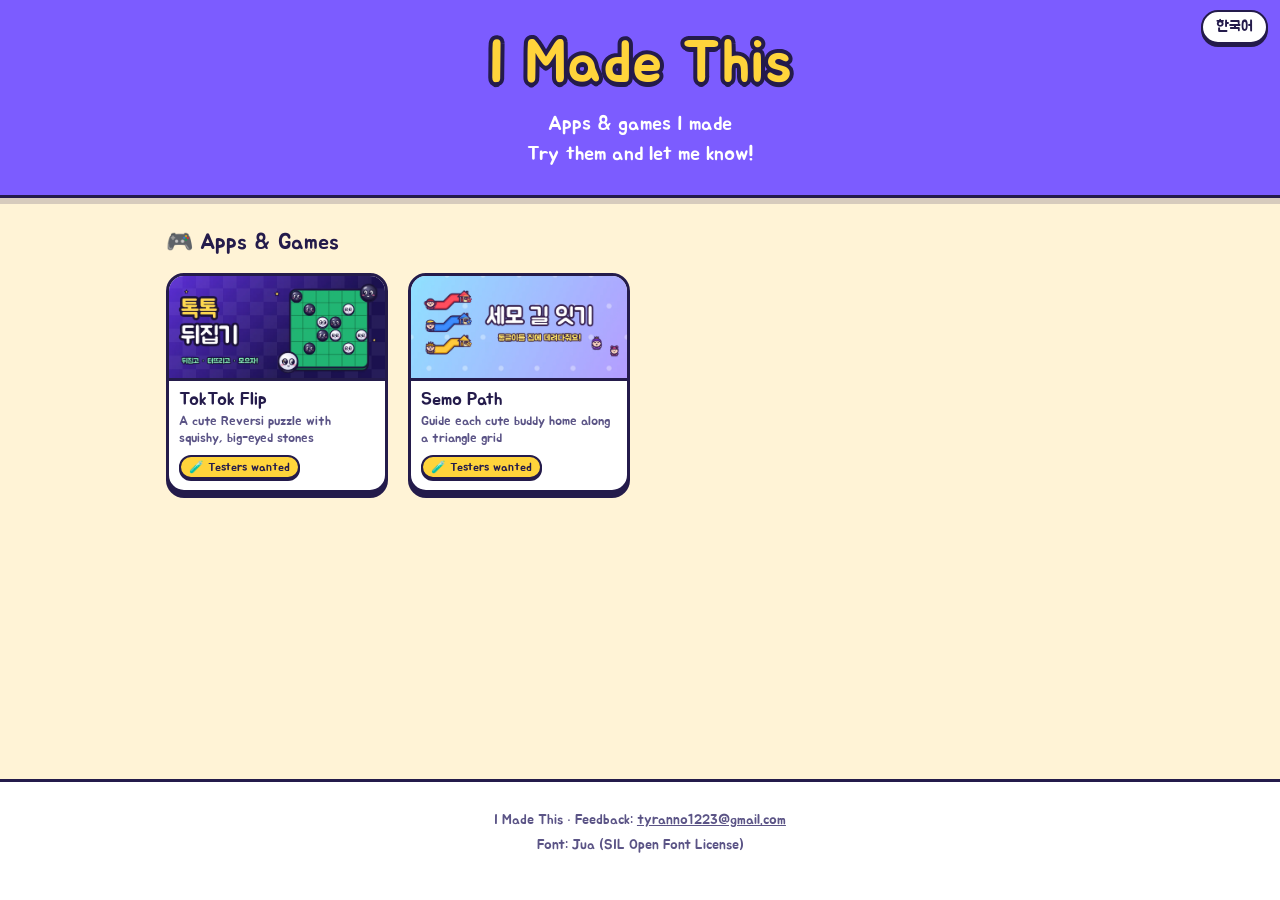
<file: index.html>
<!doctype html>
<html lang="ko">
<head>
  <meta charset="utf-8">
  <meta name="viewport" content="width=device-width, initial-scale=1">
  <title>만들어 봤어</title>
  <meta name="description" content="직접 만든 앱·게임 모음 · 먼저 해 보고 알려 주세요!">
  <meta name="theme-color" content="#7c5cff">
  <meta property="og:type" content="website">
  <meta property="og:title" content="만들어 봤어">
  <meta property="og:description" content="직접 만든 앱·게임 모음 · 먼저 해 보고 알려 주세요!">
  <meta property="og:image" content="https://tyranno.github.io/games/toktok-flip/og.jpg">
  <meta property="og:url" content="https://tyranno.github.io/">
  <link rel="icon" href="games/toktok-flip/icon.webp">
  <link rel="preload" href="fonts/Jua-ko.woff2" as="font" type="font/woff2" crossorigin>
  <link rel="stylesheet" href="css/style.css">
</head>
<body>
  <div class="kakao" id="kakao" hidden>
    <div class="wrap">
      <span id="kakao-text" data-t="kakao">💬 카톡 안에서 열렸어요. 크롬으로 열면 편해요!</span>
      <a class="btn white" id="kakao-open" href="#" data-t="kakaoBtn">크롬으로 열기</a>
    </div>
  </div>

  <header class="top">
    <button class="lang" id="lang-btn" type="button">English</button>
    <h1 class="logo" data-t="name">만들어 봤어</h1>
    <p class="sub" data-t="sub">직접 만든 앱·게임 모음<br>먼저 해 보고 알려 주세요!</p>
  </header>

  <main class="wrap">
    <h2 class="list-title" data-t="list">🎮 앱·게임 목록</h2>
    <div class="grid" id="games"></div>
  </main>

  <footer class="foot">
    <p><span data-t="name">만들어 봤어</span> · <span data-t="feedback">의견은</span> <a href="mailto:tyranno1223@gmail.com">tyranno1223@gmail.com</a></p>
    <p data-t="font">글꼴: 주아체 (SIL Open Font License)</p>
  </footer>

  <script src="js/games.js"></script>
  <script src="js/site.js"></script>
</body>
</html>
</file>
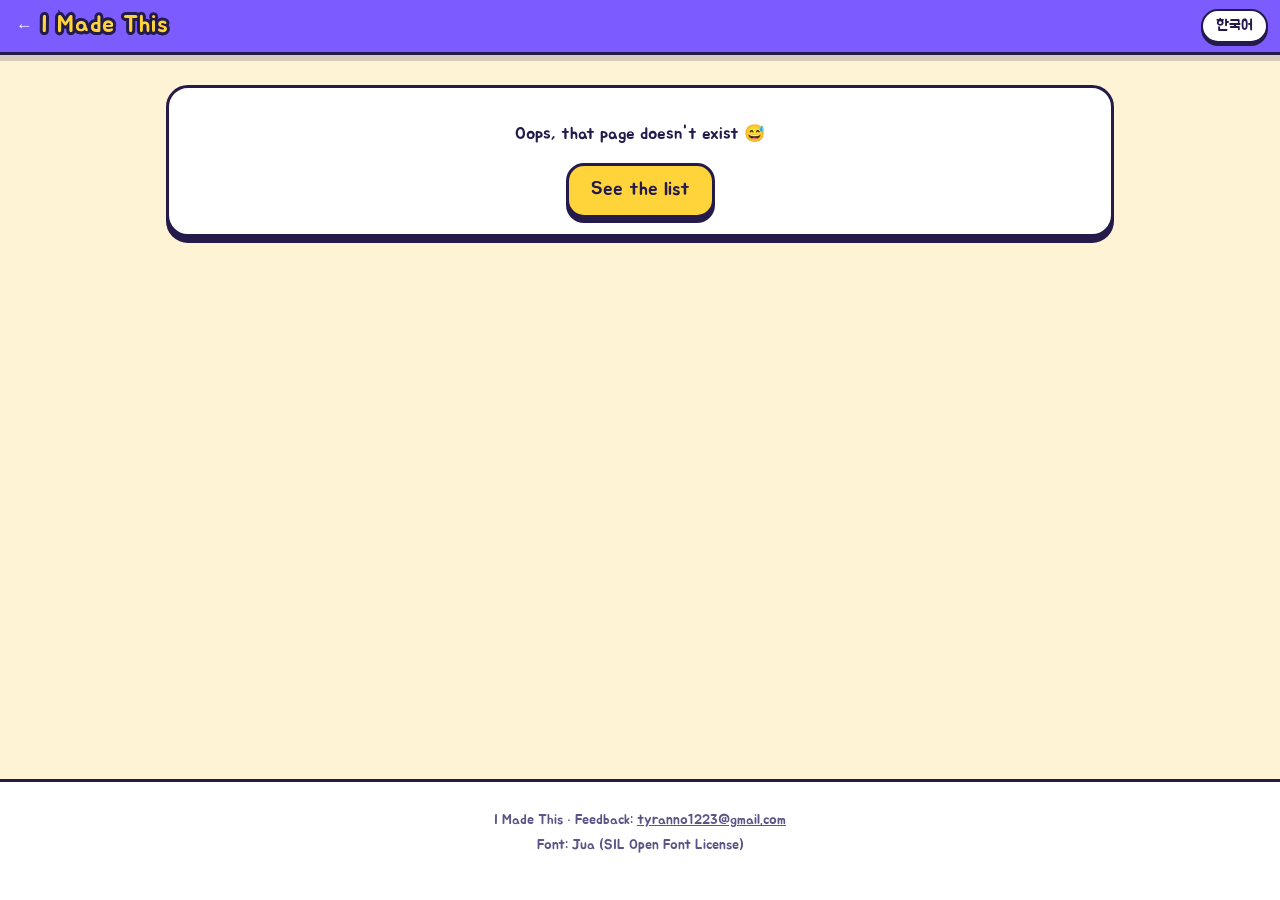
<file: game.html>
<!doctype html>
<html lang="ko">
<head>
  <meta charset="utf-8">
  <meta name="viewport" content="width=device-width, initial-scale=1">
  <title>만들어 봤어</title>
  <meta name="description" content="게임 소개 · 테스터 되는 법 · 의견 보내기">
  <meta name="theme-color" content="#7c5cff">
  <meta property="og:type" content="website">
  <meta property="og:title" content="만들어 봤어">
  <meta property="og:description" content="직접 만든 앱·게임 소개 · 설치 안내">
  <meta property="og:image" content="https://tyranno.github.io/games/toktok-flip/og.jpg">
  <link rel="icon" href="games/toktok-flip/icon.webp">
  <link rel="preload" href="fonts/Jua-ko.woff2" as="font" type="font/woff2" crossorigin>
  <link rel="stylesheet" href="css/style.css">
</head>
<body>
  <div class="kakao" id="kakao" hidden>
    <div class="wrap">
      <span id="kakao-text" data-t="kakao">💬 카톡 안에서 열렸어요. 크롬으로 열면 편해요!</span>
      <a class="btn white" id="kakao-open" href="#" data-t="kakaoBtn">크롬으로 열기</a>
    </div>
  </div>

  <header class="top small">
    <a href="./" id="home-link"><span aria-hidden="true">←</span><span class="logo" data-t="name">만들어 봤어</span></a>
    <button class="lang" id="lang-btn" type="button">English</button>
  </header>

  <main class="wrap" id="game"></main>

  <div class="viewer" id="viewer" hidden>
    <button class="btn white close" type="button">닫기 ✕</button>
    <img alt="">
  </div>

  <footer class="foot">
    <p><span id="foot-extra"></span></p>
    <p><span data-t="name">만들어 봤어</span> · <span data-t="feedback">의견은</span> <a href="mailto:tyranno1223@gmail.com">tyranno1223@gmail.com</a></p>
    <p data-t="font">글꼴: 주아체 (SIL Open Font License)</p>
  </footer>

  <script src="js/games.js"></script>
  <script src="js/guide.js"></script>
  <script src="js/site.js"></script>
</body>
</html>
</file>
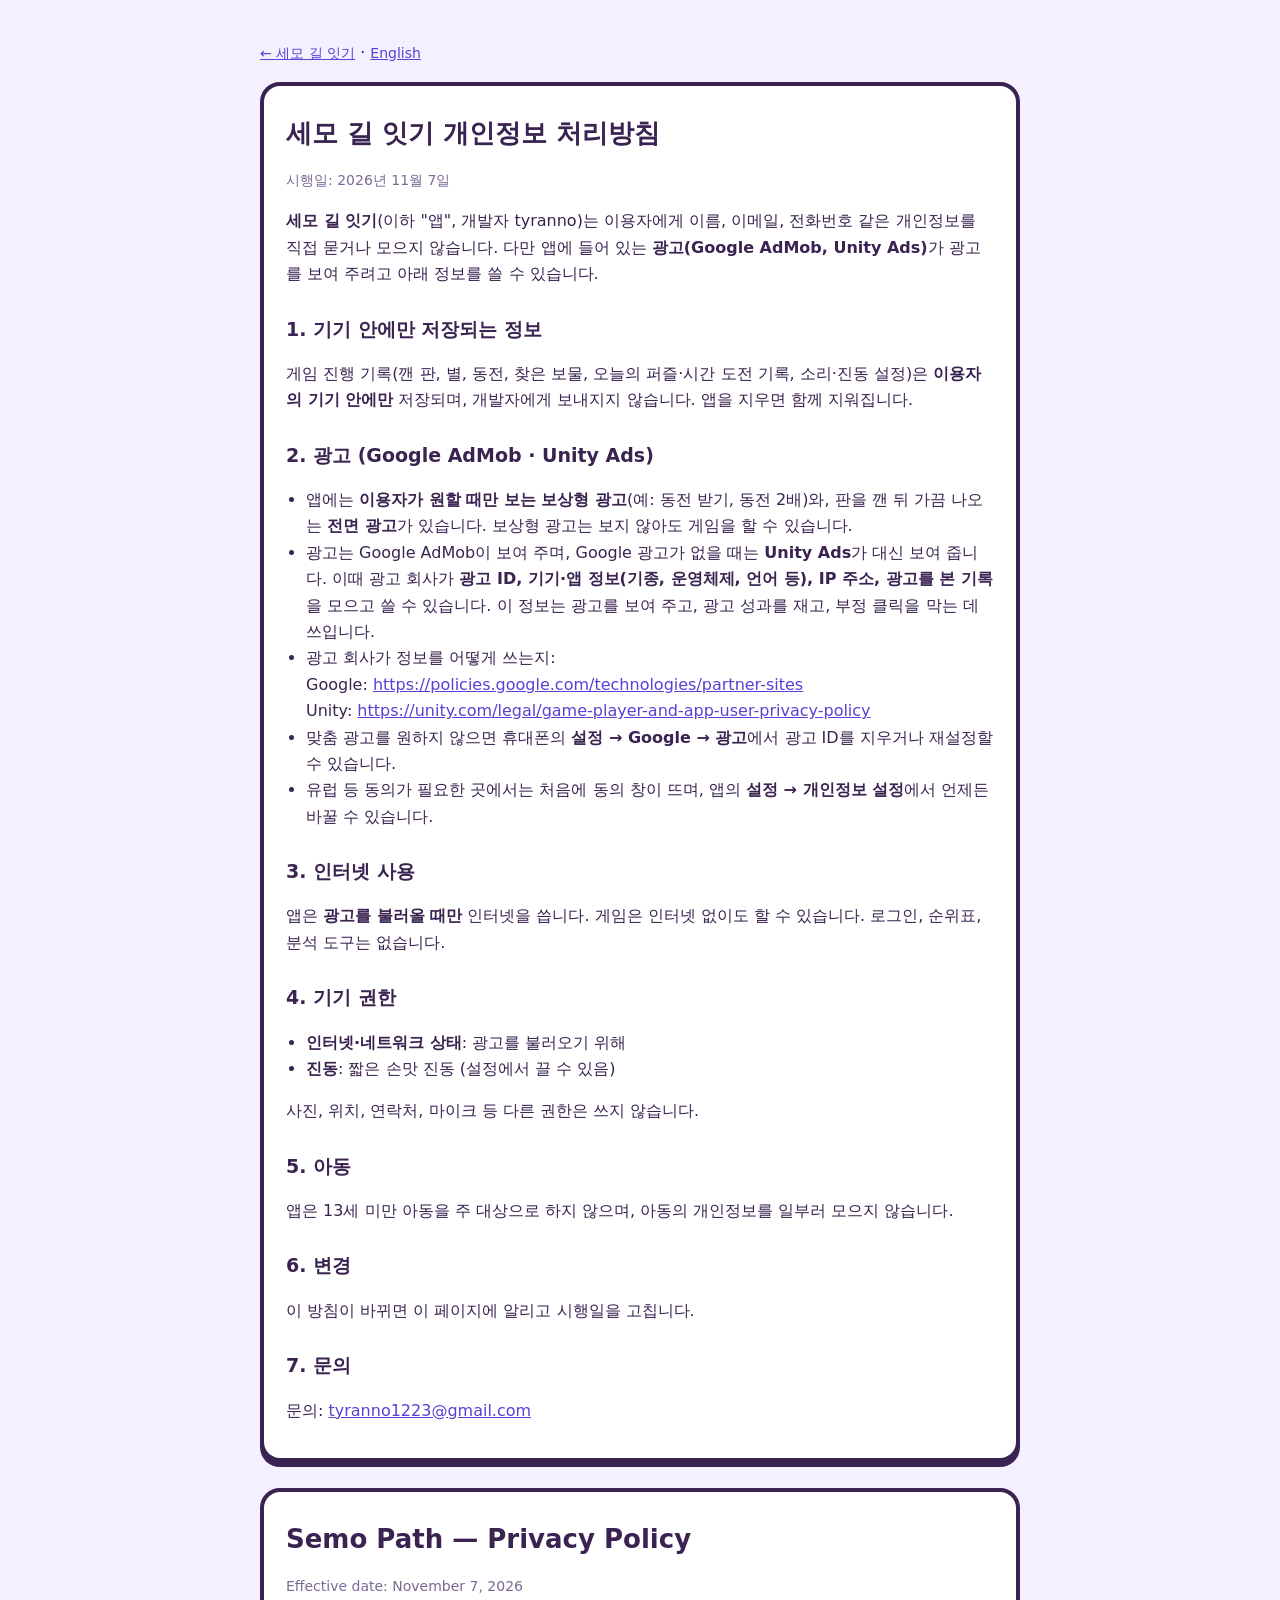
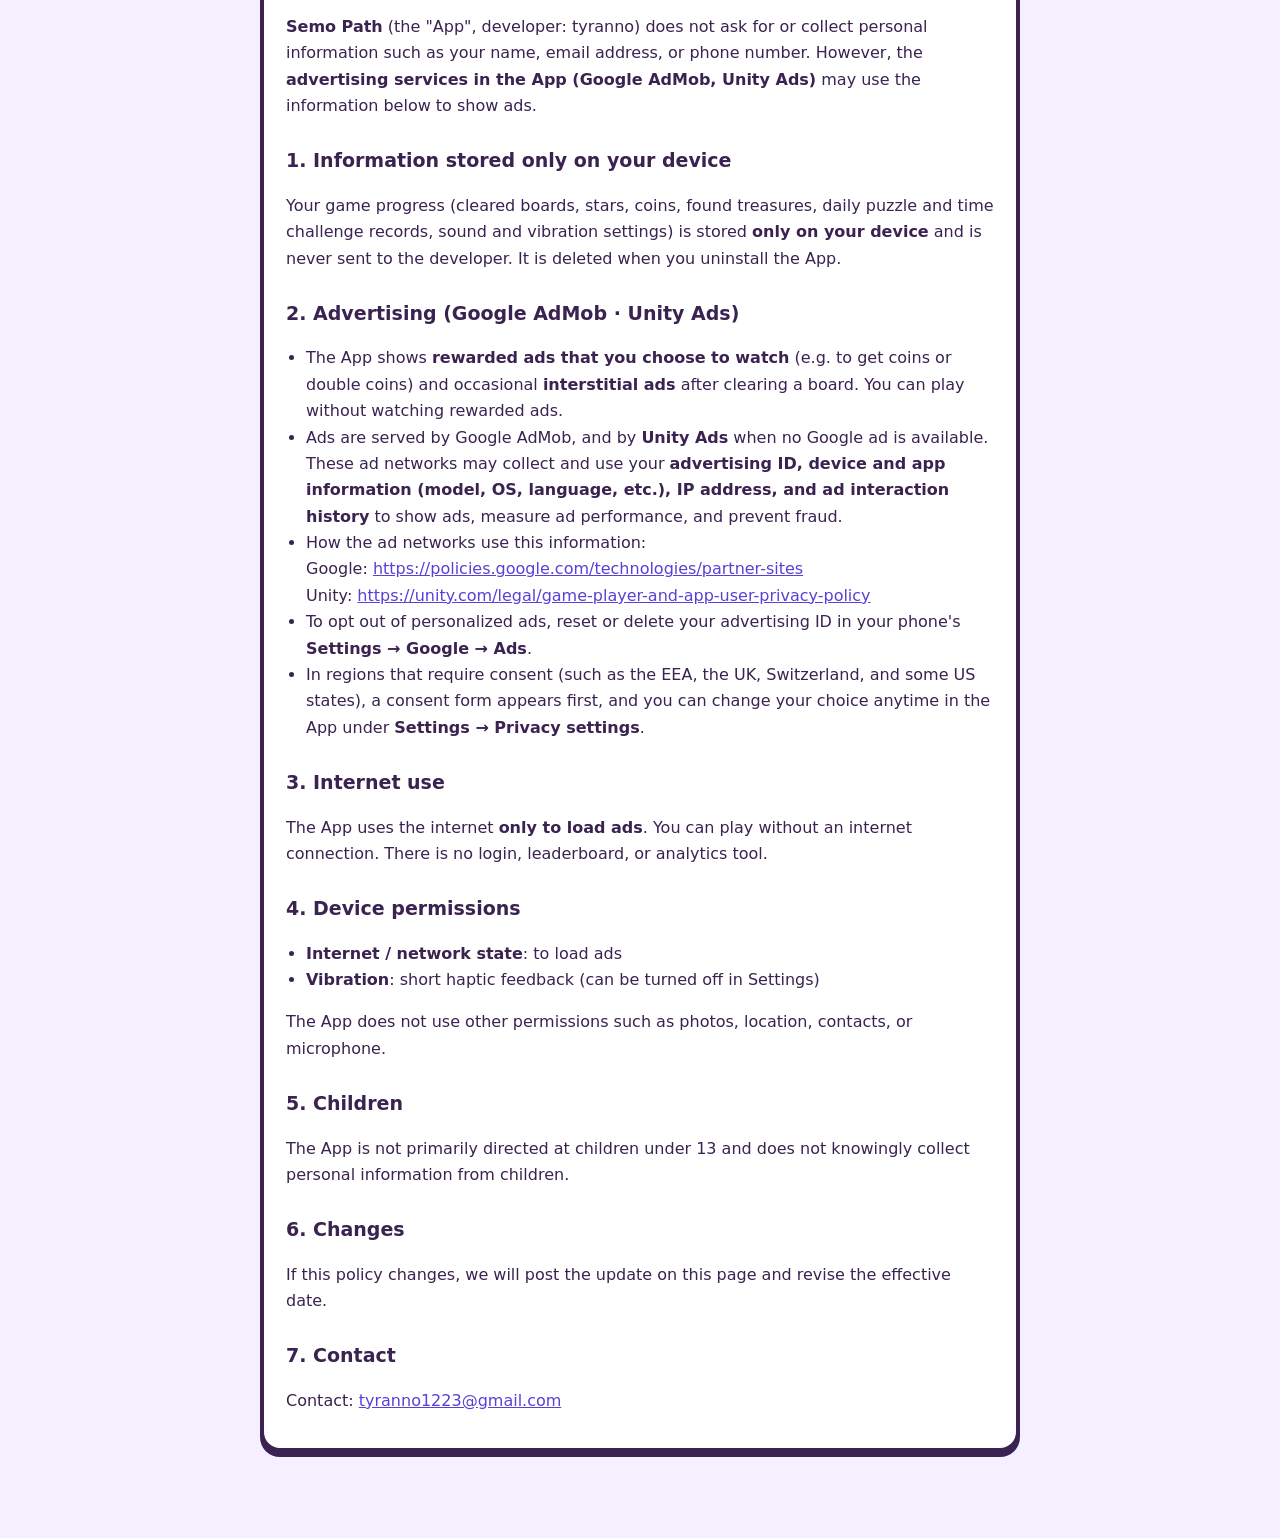
<file: games/semo-path/privacy.html>
<!doctype html>
<html lang="ko">
<head>
  <meta charset="utf-8">
  <meta name="viewport" content="width=device-width, initial-scale=1">
  <title>세모 길 잇기 개인정보 처리방침 · Semo Path Privacy Policy</title>
  <link rel="icon" href="icon.webp">
  <style>
    body { margin: 0; font-family: system-ui, -apple-system, "Apple SD Gothic Neo", "Malgun Gothic", sans-serif; color: #3a2350; background: #f4f0ff; line-height: 1.65; }
    main { max-width: 760px; margin: 0 auto; padding: 24px 18px 60px; }
    h1 { font-size: 26px; margin: 8px 0 4px; } h2 { font-size: 19px; margin: 26px 0 6px; }
    .card { background: #fff; border: 4px solid #3a2350; border-radius: 20px; box-shadow: 0 5px 0 #3a2350; padding: 18px 22px; margin-bottom: 26px; }
    .date { color: #7a6a95; font-size: 14px; } a { color: #5b3fd6; } ul { padding-left: 20px; }
    .top a { font-size: 14px; }
  </style>
</head>
<body>
<main>
  <p class="top"><a href="../../game.html?id=semo-path">← 세모 길 잇기</a> · <a href="#en">English</a></p>

  <div class="card">
    <h1>세모 길 잇기 개인정보 처리방침</h1>
    <p class="date">시행일: 2026년 11월 7일</p>
    <p><b>세모 길 잇기</b>(이하 "앱", 개발자 tyranno)는 이용자에게 이름, 이메일, 전화번호 같은 개인정보를 직접 묻거나 모으지 않습니다. 다만 앱에 들어 있는 <b>광고(Google AdMob, Unity Ads)</b>가 광고를 보여 주려고 아래 정보를 쓸 수 있습니다.</p>

    <h2>1. 기기 안에만 저장되는 정보</h2>
    <p>게임 진행 기록(깬 판, 별, 동전, 찾은 보물, 오늘의 퍼즐·시간 도전 기록, 소리·진동 설정)은 <b>이용자의 기기 안에만</b> 저장되며, 개발자에게 보내지지 않습니다. 앱을 지우면 함께 지워집니다.</p>

    <h2>2. 광고 (Google AdMob · Unity Ads)</h2>
    <ul>
      <li>앱에는 <b>이용자가 원할 때만 보는 보상형 광고</b>(예: 동전 받기, 동전 2배)와, 판을 깬 뒤 가끔 나오는 <b>전면 광고</b>가 있습니다. 보상형 광고는 보지 않아도 게임을 할 수 있습니다.</li>
      <li>광고는 Google AdMob이 보여 주며, Google 광고가 없을 때는 <b>Unity Ads</b>가 대신 보여 줍니다. 이때 광고 회사가 <b>광고 ID, 기기·앱 정보(기종, 운영체제, 언어 등), IP 주소, 광고를 본 기록</b>을 모으고 쓸 수 있습니다. 이 정보는 광고를 보여 주고, 광고 성과를 재고, 부정 클릭을 막는 데 쓰입니다.</li>
      <li>광고 회사가 정보를 어떻게 쓰는지:<br>
        Google: <a href="https://policies.google.com/technologies/partner-sites">https://policies.google.com/technologies/partner-sites</a><br>
        Unity: <a href="https://unity.com/legal/game-player-and-app-user-privacy-policy">https://unity.com/legal/game-player-and-app-user-privacy-policy</a></li>
      <li>맞춤 광고를 원하지 않으면 휴대폰의 <b>설정 → Google → 광고</b>에서 광고 ID를 지우거나 재설정할 수 있습니다.</li>
      <li>유럽 등 동의가 필요한 곳에서는 처음에 동의 창이 뜨며, 앱의 <b>설정 → 개인정보 설정</b>에서 언제든 바꿀 수 있습니다.</li>
    </ul>

    <h2>3. 인터넷 사용</h2>
    <p>앱은 <b>광고를 불러올 때만</b> 인터넷을 씁니다. 게임은 인터넷 없이도 할 수 있습니다. 로그인, 순위표, 분석 도구는 없습니다.</p>

    <h2>4. 기기 권한</h2>
    <ul>
      <li><b>인터넷·네트워크 상태</b>: 광고를 불러오기 위해</li>
      <li><b>진동</b>: 짧은 손맛 진동 (설정에서 끌 수 있음)</li>
    </ul>
    <p>사진, 위치, 연락처, 마이크 등 다른 권한은 쓰지 않습니다.</p>

    <h2>5. 아동</h2>
    <p>앱은 13세 미만 아동을 주 대상으로 하지 않으며, 아동의 개인정보를 일부러 모으지 않습니다.</p>

    <h2>6. 변경</h2>
    <p>이 방침이 바뀌면 이 페이지에 알리고 시행일을 고칩니다.</p>

    <h2>7. 문의</h2>
    <p>문의: <a href="mailto:tyranno1223@gmail.com">tyranno1223@gmail.com</a></p>
  </div>

  <div class="card" id="en">
    <h1>Semo Path — Privacy Policy</h1>
    <p class="date">Effective date: November 7, 2026</p>
    <p><b>Semo Path</b> (the "App", developer: tyranno) does not ask for or collect personal information such as your name, email address, or phone number. However, the <b>advertising services in the App (Google AdMob, Unity Ads)</b> may use the information below to show ads.</p>

    <h2>1. Information stored only on your device</h2>
    <p>Your game progress (cleared boards, stars, coins, found treasures, daily puzzle and time challenge records, sound and vibration settings) is stored <b>only on your device</b> and is never sent to the developer. It is deleted when you uninstall the App.</p>

    <h2>2. Advertising (Google AdMob · Unity Ads)</h2>
    <ul>
      <li>The App shows <b>rewarded ads that you choose to watch</b> (e.g. to get coins or double coins) and occasional <b>interstitial ads</b> after clearing a board. You can play without watching rewarded ads.</li>
      <li>Ads are served by Google AdMob, and by <b>Unity Ads</b> when no Google ad is available. These ad networks may collect and use your <b>advertising ID, device and app information (model, OS, language, etc.), IP address, and ad interaction history</b> to show ads, measure ad performance, and prevent fraud.</li>
      <li>How the ad networks use this information:<br>
        Google: <a href="https://policies.google.com/technologies/partner-sites">https://policies.google.com/technologies/partner-sites</a><br>
        Unity: <a href="https://unity.com/legal/game-player-and-app-user-privacy-policy">https://unity.com/legal/game-player-and-app-user-privacy-policy</a></li>
      <li>To opt out of personalized ads, reset or delete your advertising ID in your phone's <b>Settings → Google → Ads</b>.</li>
      <li>In regions that require consent (such as the EEA, the UK, Switzerland, and some US states), a consent form appears first, and you can change your choice anytime in the App under <b>Settings → Privacy settings</b>.</li>
    </ul>

    <h2>3. Internet use</h2>
    <p>The App uses the internet <b>only to load ads</b>. You can play without an internet connection. There is no login, leaderboard, or analytics tool.</p>

    <h2>4. Device permissions</h2>
    <ul>
      <li><b>Internet / network state</b>: to load ads</li>
      <li><b>Vibration</b>: short haptic feedback (can be turned off in Settings)</li>
    </ul>
    <p>The App does not use other permissions such as photos, location, contacts, or microphone.</p>

    <h2>5. Children</h2>
    <p>The App is not primarily directed at children under 13 and does not knowingly collect personal information from children.</p>

    <h2>6. Changes</h2>
    <p>If this policy changes, we will post the update on this page and revise the effective date.</p>

    <h2>7. Contact</h2>
    <p>Contact: <a href="mailto:tyranno1223@gmail.com">tyranno1223@gmail.com</a></p>
  </div>
</main>
</body>
</html>
</file>
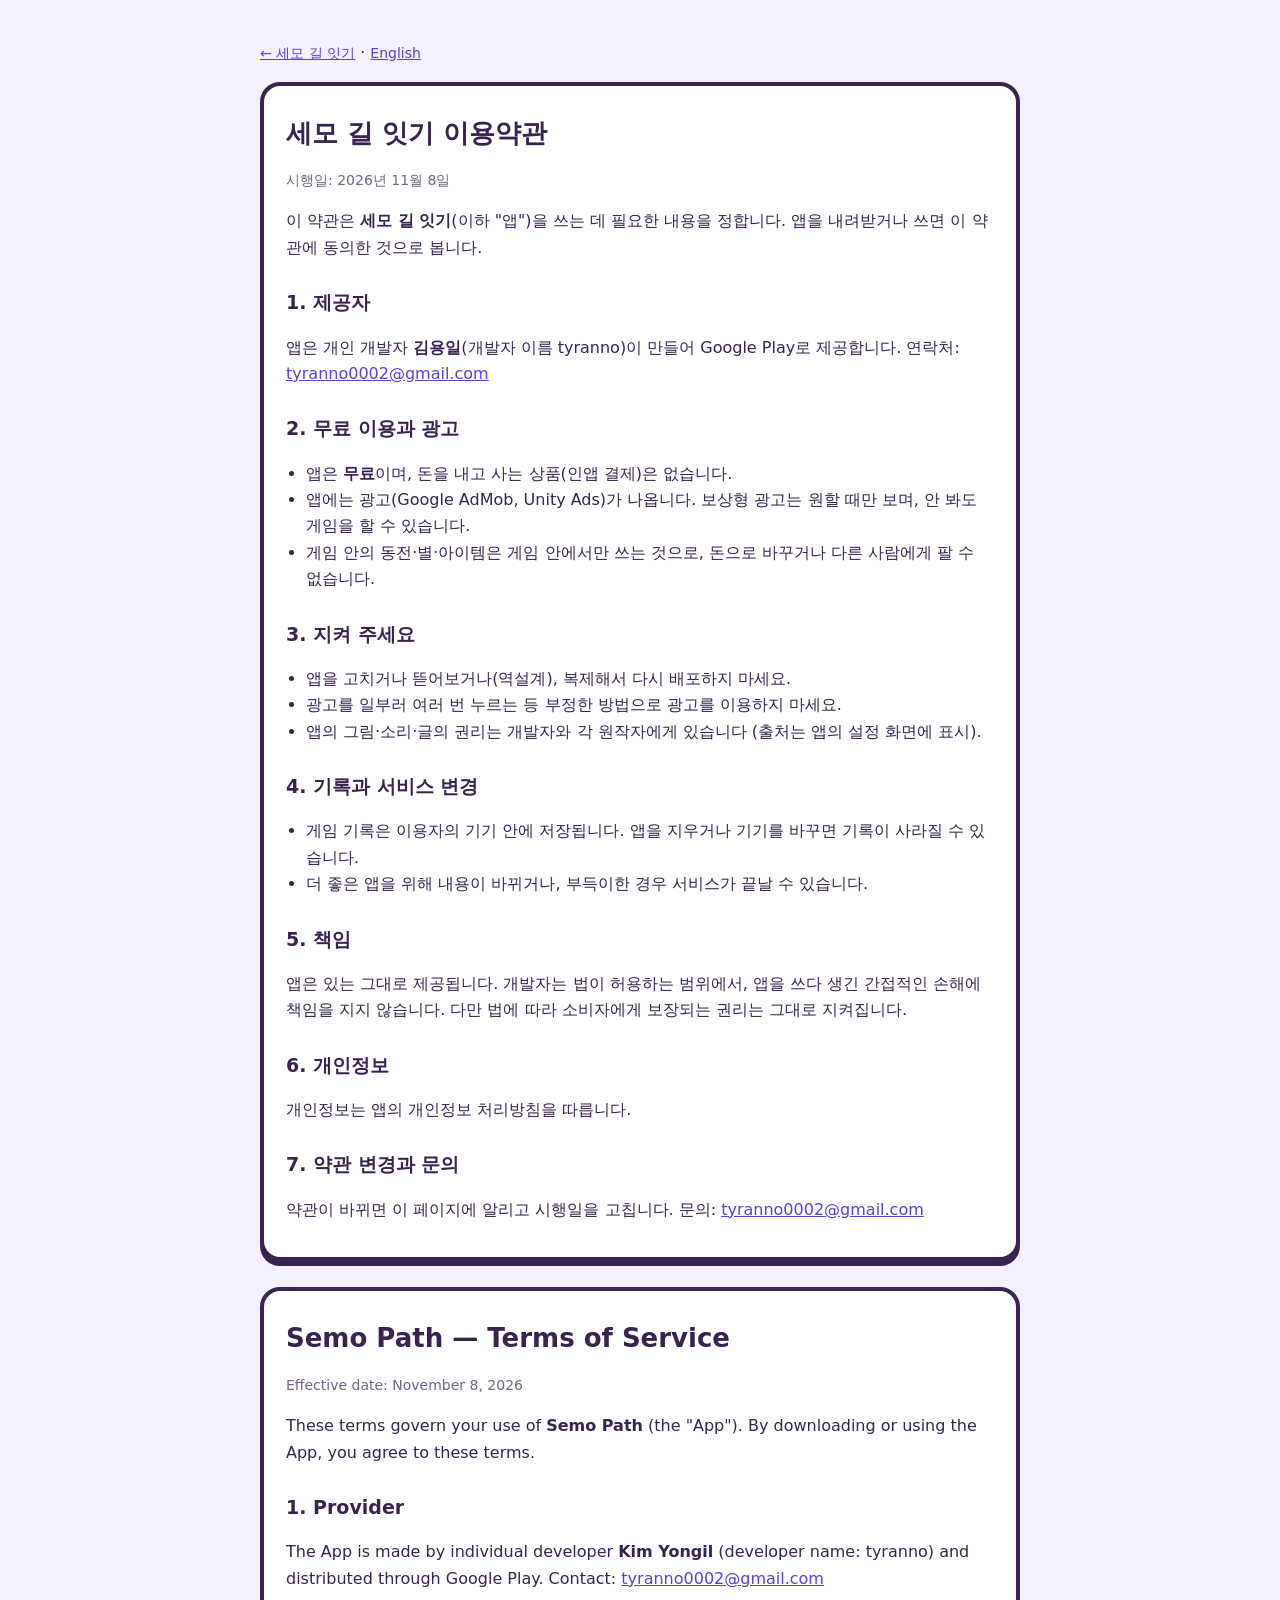
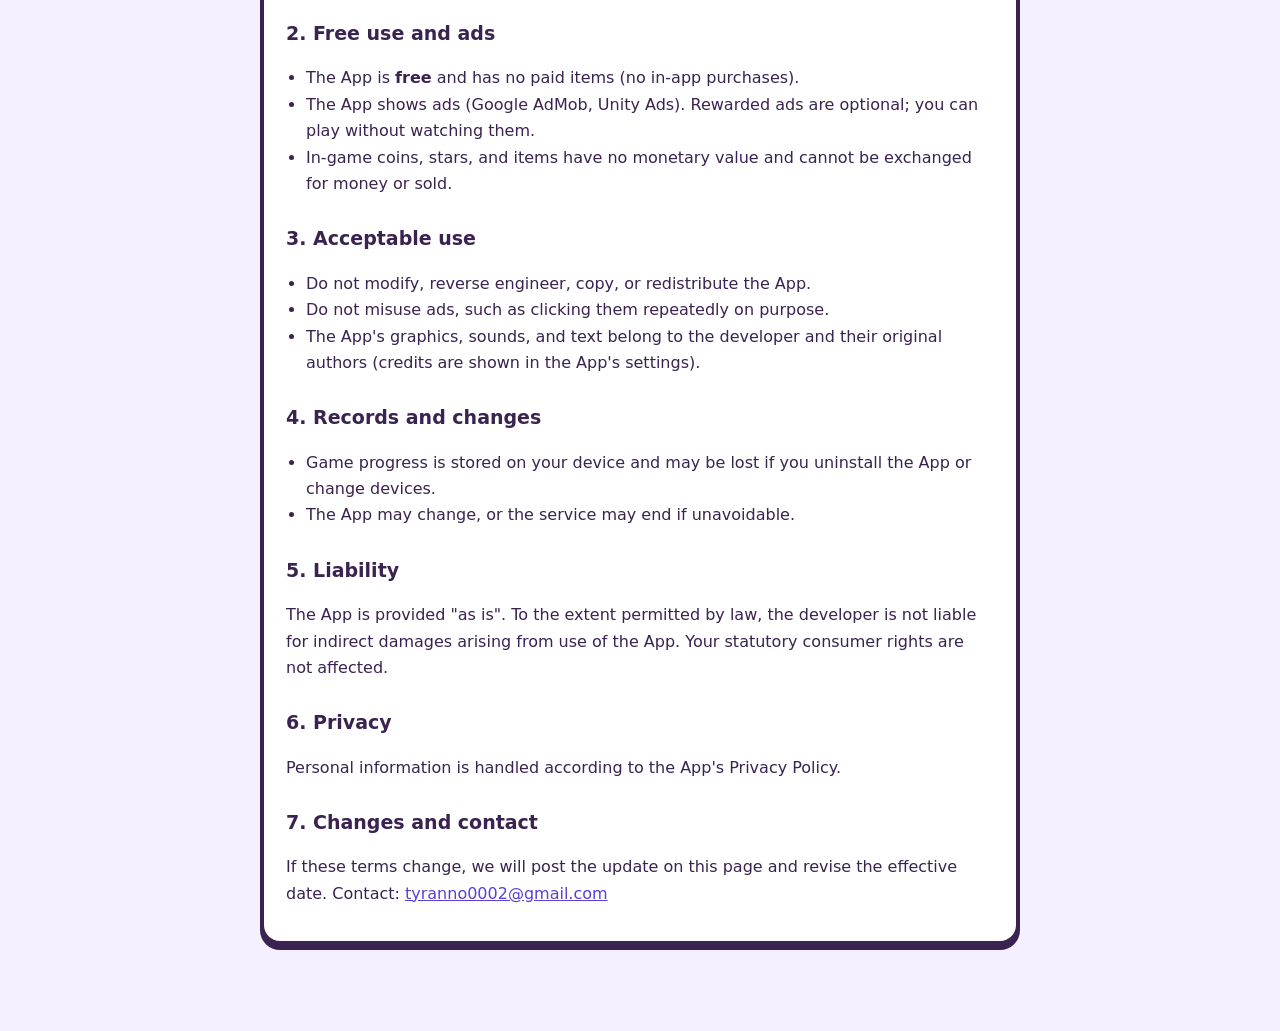
<file: games/semo-path/terms.html>
<!doctype html>
<html lang="ko">
<head>
  <meta charset="utf-8">
  <meta name="viewport" content="width=device-width, initial-scale=1">
  <title>세모 길 잇기 이용약관 · Semo Path Terms of Service</title>
  <link rel="icon" href="icon.webp">
  <style>
    body { margin: 0; font-family: system-ui, -apple-system, "Apple SD Gothic Neo", "Malgun Gothic", sans-serif; color: #3a2350; background: #f4f0ff; line-height: 1.65; }
    main { max-width: 760px; margin: 0 auto; padding: 24px 18px 60px; }
    h1 { font-size: 26px; margin: 8px 0 4px; } h2 { font-size: 19px; margin: 26px 0 6px; }
    .card { background: #fff; border: 4px solid #3a2350; border-radius: 20px; box-shadow: 0 5px 0 #3a2350; padding: 18px 22px; margin-bottom: 26px; }
    .date { opacity: .7; font-size: 14px; } a { color: #5b3fd6; } ul { padding-left: 20px; }
    .top a { font-size: 14px; }
  </style>
</head>
<body>
<main>
  <p class="top"><a href="../../game.html?id=semo-path">← 세모 길 잇기</a> · <a href="#en">English</a></p>

  <div class="card">
    <h1>세모 길 잇기 이용약관</h1>
    <p class="date">시행일: 2026년 11월 8일</p>
    <p>이 약관은 <b>세모 길 잇기</b>(이하 "앱")을 쓰는 데 필요한 내용을 정합니다. 앱을 내려받거나 쓰면 이 약관에 동의한 것으로 봅니다.</p>

    <h2>1. 제공자</h2>
    <p>앱은 개인 개발자 <b>김용일</b>(개발자 이름 tyranno)이 만들어 Google Play로 제공합니다. 연락처: <a href="mailto:tyranno0002@gmail.com">tyranno0002@gmail.com</a></p>

    <h2>2. 무료 이용과 광고</h2>
    <ul>
      <li>앱은 <b>무료</b>이며, 돈을 내고 사는 상품(인앱 결제)은 없습니다.</li>
      <li>앱에는 광고(Google AdMob, Unity Ads)가 나옵니다. 보상형 광고는 원할 때만 보며, 안 봐도 게임을 할 수 있습니다.</li>
      <li>게임 안의 동전·별·아이템은 게임 안에서만 쓰는 것으로, 돈으로 바꾸거나 다른 사람에게 팔 수 없습니다.</li>
    </ul>

    <h2>3. 지켜 주세요</h2>
    <ul>
      <li>앱을 고치거나 뜯어보거나(역설계), 복제해서 다시 배포하지 마세요.</li>
      <li>광고를 일부러 여러 번 누르는 등 부정한 방법으로 광고를 이용하지 마세요.</li>
      <li>앱의 그림·소리·글의 권리는 개발자와 각 원작자에게 있습니다 (출처는 앱의 설정 화면에 표시).</li>
    </ul>

    <h2>4. 기록과 서비스 변경</h2>
    <ul>
      <li>게임 기록은 이용자의 기기 안에 저장됩니다. 앱을 지우거나 기기를 바꾸면 기록이 사라질 수 있습니다.</li>
      <li>더 좋은 앱을 위해 내용이 바뀌거나, 부득이한 경우 서비스가 끝날 수 있습니다.</li>
    </ul>

    <h2>5. 책임</h2>
    <p>앱은 있는 그대로 제공됩니다. 개발자는 법이 허용하는 범위에서, 앱을 쓰다 생긴 간접적인 손해에 책임을 지지 않습니다. 다만 법에 따라 소비자에게 보장되는 권리는 그대로 지켜집니다.</p>

    <h2>6. 개인정보</h2>
    <p>개인정보는 앱의 개인정보 처리방침을 따릅니다.</p>

    <h2>7. 약관 변경과 문의</h2>
    <p>약관이 바뀌면 이 페이지에 알리고 시행일을 고칩니다. 문의: <a href="mailto:tyranno0002@gmail.com">tyranno0002@gmail.com</a></p>
  </div>

  <div class="card" id="en">
    <h1>Semo Path — Terms of Service</h1>
    <p class="date">Effective date: November 8, 2026</p>
    <p>These terms govern your use of <b>Semo Path</b> (the "App"). By downloading or using the App, you agree to these terms.</p>

    <h2>1. Provider</h2>
    <p>The App is made by individual developer <b>Kim Yongil</b> (developer name: tyranno) and distributed through Google Play. Contact: <a href="mailto:tyranno0002@gmail.com">tyranno0002@gmail.com</a></p>

    <h2>2. Free use and ads</h2>
    <ul>
      <li>The App is <b>free</b> and has no paid items (no in-app purchases).</li>
      <li>The App shows ads (Google AdMob, Unity Ads). Rewarded ads are optional; you can play without watching them.</li>
      <li>In-game coins, stars, and items have no monetary value and cannot be exchanged for money or sold.</li>
    </ul>

    <h2>3. Acceptable use</h2>
    <ul>
      <li>Do not modify, reverse engineer, copy, or redistribute the App.</li>
      <li>Do not misuse ads, such as clicking them repeatedly on purpose.</li>
      <li>The App's graphics, sounds, and text belong to the developer and their original authors (credits are shown in the App's settings).</li>
    </ul>

    <h2>4. Records and changes</h2>
    <ul>
      <li>Game progress is stored on your device and may be lost if you uninstall the App or change devices.</li>
      <li>The App may change, or the service may end if unavoidable.</li>
    </ul>

    <h2>5. Liability</h2>
    <p>The App is provided "as is". To the extent permitted by law, the developer is not liable for indirect damages arising from use of the App. Your statutory consumer rights are not affected.</p>

    <h2>6. Privacy</h2>
    <p>Personal information is handled according to the App's Privacy Policy.</p>

    <h2>7. Changes and contact</h2>
    <p>If these terms change, we will post the update on this page and revise the effective date. Contact: <a href="mailto:tyranno0002@gmail.com">tyranno0002@gmail.com</a></p>
  </div>
</main>
</body>
</html>
</file>
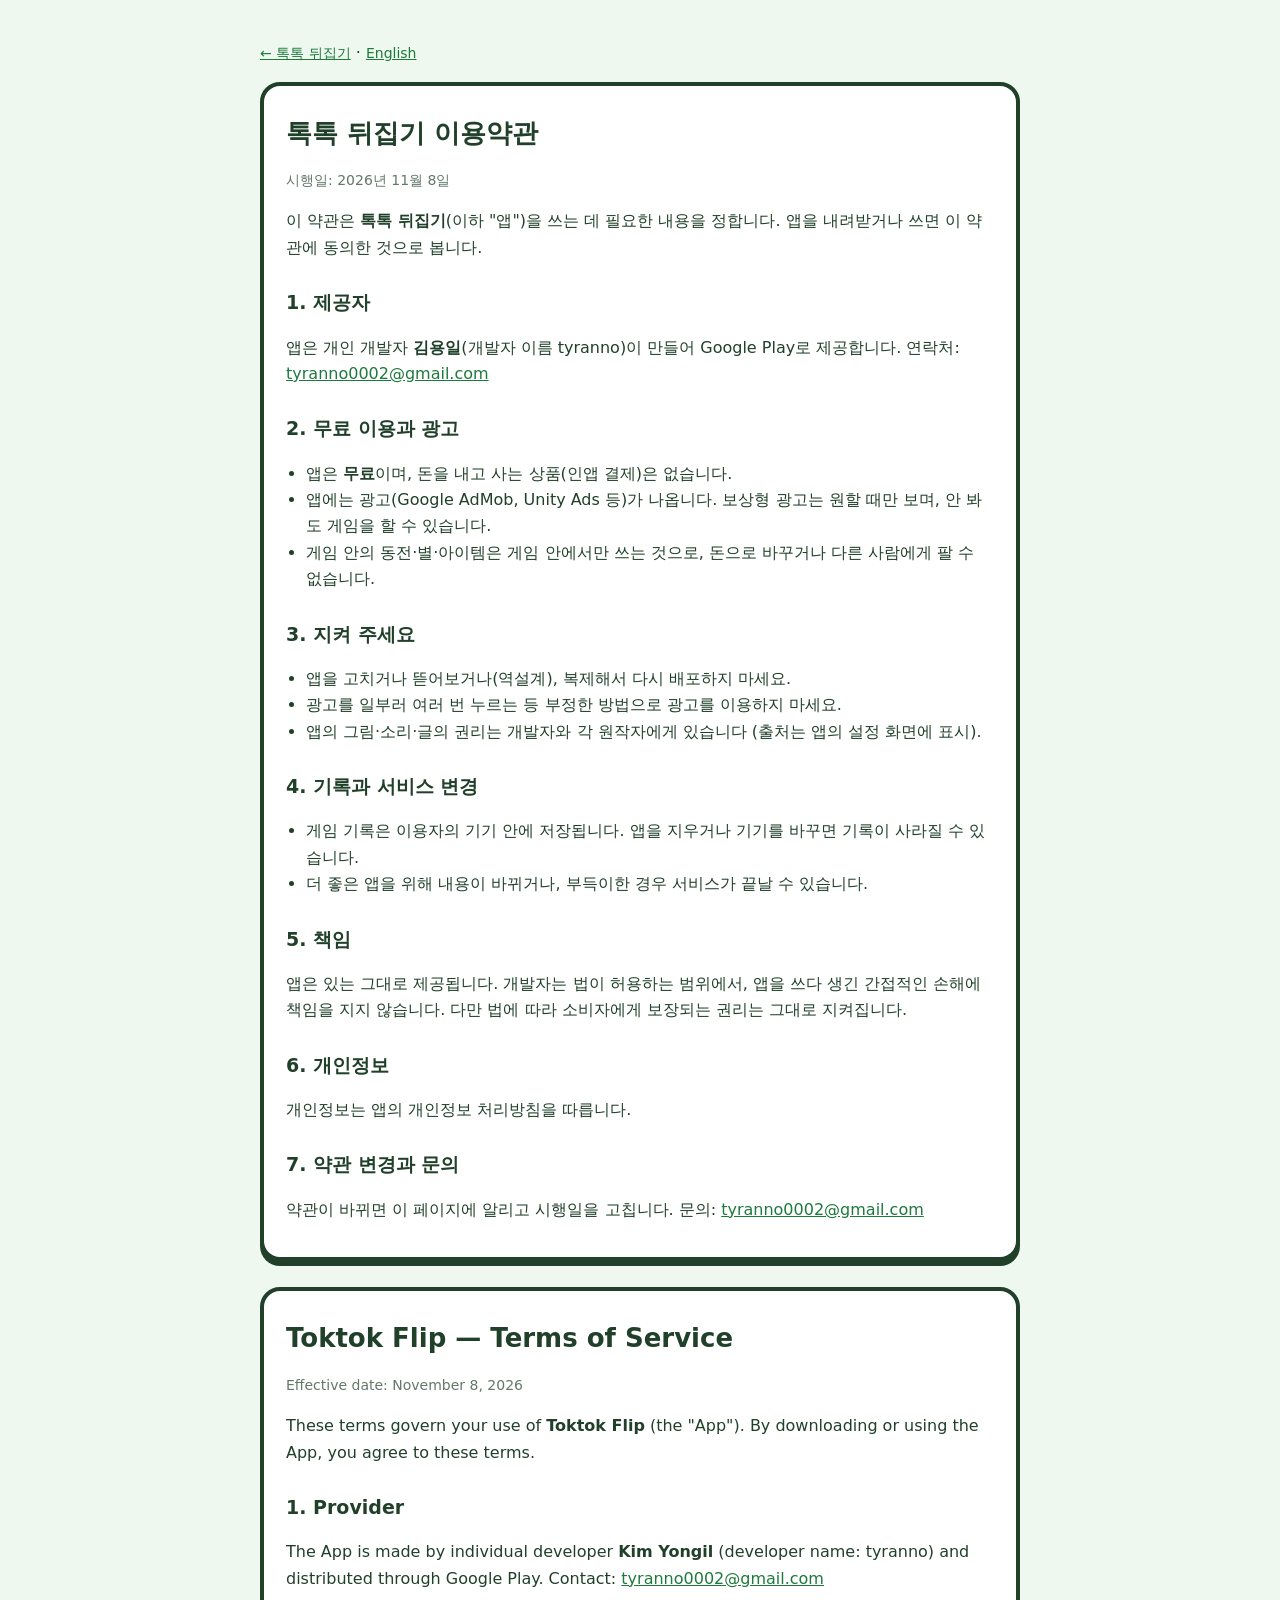
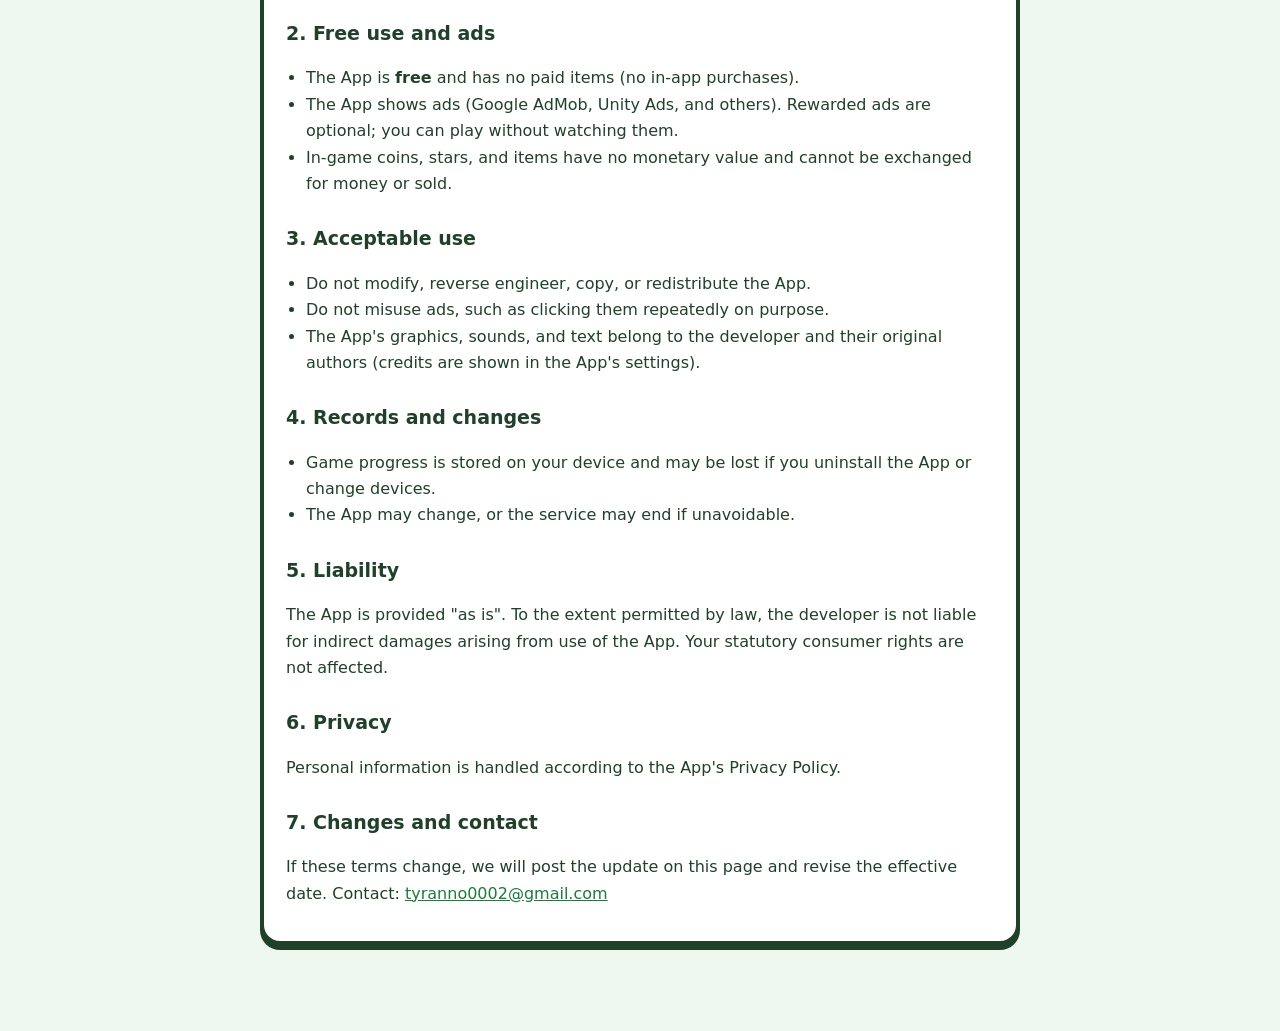
<file: games/toktok-flip/terms.html>
<!doctype html>
<html lang="ko">
<head>
  <meta charset="utf-8">
  <meta name="viewport" content="width=device-width, initial-scale=1">
  <title>톡톡 뒤집기 이용약관 · Toktok Flip Terms of Service</title>
  <link rel="icon" href="icon.webp">
  <style>
    body { margin: 0; font-family: system-ui, -apple-system, "Apple SD Gothic Neo", "Malgun Gothic", sans-serif; color: #21402a; background: #eef8ef; line-height: 1.65; }
    main { max-width: 760px; margin: 0 auto; padding: 24px 18px 60px; }
    h1 { font-size: 26px; margin: 8px 0 4px; } h2 { font-size: 19px; margin: 26px 0 6px; }
    .card { background: #fff; border: 4px solid #21402a; border-radius: 20px; box-shadow: 0 5px 0 #21402a; padding: 18px 22px; margin-bottom: 26px; }
    .date { opacity: .7; font-size: 14px; } a { color: #1d7a3c; } ul { padding-left: 20px; }
    .top a { font-size: 14px; }
  </style>
</head>
<body>
<main>
  <p class="top"><a href="../../game.html?id=toktok-flip">← 톡톡 뒤집기</a> · <a href="#en">English</a></p>

  <div class="card">
    <h1>톡톡 뒤집기 이용약관</h1>
    <p class="date">시행일: 2026년 11월 8일</p>
    <p>이 약관은 <b>톡톡 뒤집기</b>(이하 "앱")을 쓰는 데 필요한 내용을 정합니다. 앱을 내려받거나 쓰면 이 약관에 동의한 것으로 봅니다.</p>

    <h2>1. 제공자</h2>
    <p>앱은 개인 개발자 <b>김용일</b>(개발자 이름 tyranno)이 만들어 Google Play로 제공합니다. 연락처: <a href="mailto:tyranno0002@gmail.com">tyranno0002@gmail.com</a></p>

    <h2>2. 무료 이용과 광고</h2>
    <ul>
      <li>앱은 <b>무료</b>이며, 돈을 내고 사는 상품(인앱 결제)은 없습니다.</li>
      <li>앱에는 광고(Google AdMob, Unity Ads 등)가 나옵니다. 보상형 광고는 원할 때만 보며, 안 봐도 게임을 할 수 있습니다.</li>
      <li>게임 안의 동전·별·아이템은 게임 안에서만 쓰는 것으로, 돈으로 바꾸거나 다른 사람에게 팔 수 없습니다.</li>
    </ul>

    <h2>3. 지켜 주세요</h2>
    <ul>
      <li>앱을 고치거나 뜯어보거나(역설계), 복제해서 다시 배포하지 마세요.</li>
      <li>광고를 일부러 여러 번 누르는 등 부정한 방법으로 광고를 이용하지 마세요.</li>
      <li>앱의 그림·소리·글의 권리는 개발자와 각 원작자에게 있습니다 (출처는 앱의 설정 화면에 표시).</li>
    </ul>

    <h2>4. 기록과 서비스 변경</h2>
    <ul>
      <li>게임 기록은 이용자의 기기 안에 저장됩니다. 앱을 지우거나 기기를 바꾸면 기록이 사라질 수 있습니다.</li>
      <li>더 좋은 앱을 위해 내용이 바뀌거나, 부득이한 경우 서비스가 끝날 수 있습니다.</li>
    </ul>

    <h2>5. 책임</h2>
    <p>앱은 있는 그대로 제공됩니다. 개발자는 법이 허용하는 범위에서, 앱을 쓰다 생긴 간접적인 손해에 책임을 지지 않습니다. 다만 법에 따라 소비자에게 보장되는 권리는 그대로 지켜집니다.</p>

    <h2>6. 개인정보</h2>
    <p>개인정보는 앱의 개인정보 처리방침을 따릅니다.</p>

    <h2>7. 약관 변경과 문의</h2>
    <p>약관이 바뀌면 이 페이지에 알리고 시행일을 고칩니다. 문의: <a href="mailto:tyranno0002@gmail.com">tyranno0002@gmail.com</a></p>
  </div>

  <div class="card" id="en">
    <h1>Toktok Flip — Terms of Service</h1>
    <p class="date">Effective date: November 8, 2026</p>
    <p>These terms govern your use of <b>Toktok Flip</b> (the "App"). By downloading or using the App, you agree to these terms.</p>

    <h2>1. Provider</h2>
    <p>The App is made by individual developer <b>Kim Yongil</b> (developer name: tyranno) and distributed through Google Play. Contact: <a href="mailto:tyranno0002@gmail.com">tyranno0002@gmail.com</a></p>

    <h2>2. Free use and ads</h2>
    <ul>
      <li>The App is <b>free</b> and has no paid items (no in-app purchases).</li>
      <li>The App shows ads (Google AdMob, Unity Ads, and others). Rewarded ads are optional; you can play without watching them.</li>
      <li>In-game coins, stars, and items have no monetary value and cannot be exchanged for money or sold.</li>
    </ul>

    <h2>3. Acceptable use</h2>
    <ul>
      <li>Do not modify, reverse engineer, copy, or redistribute the App.</li>
      <li>Do not misuse ads, such as clicking them repeatedly on purpose.</li>
      <li>The App's graphics, sounds, and text belong to the developer and their original authors (credits are shown in the App's settings).</li>
    </ul>

    <h2>4. Records and changes</h2>
    <ul>
      <li>Game progress is stored on your device and may be lost if you uninstall the App or change devices.</li>
      <li>The App may change, or the service may end if unavoidable.</li>
    </ul>

    <h2>5. Liability</h2>
    <p>The App is provided "as is". To the extent permitted by law, the developer is not liable for indirect damages arising from use of the App. Your statutory consumer rights are not affected.</p>

    <h2>6. Privacy</h2>
    <p>Personal information is handled according to the App's Privacy Policy.</p>

    <h2>7. Changes and contact</h2>
    <p>If these terms change, we will post the update on this page and revise the effective date. Contact: <a href="mailto:tyranno0002@gmail.com">tyranno0002@gmail.com</a></p>
  </div>
</main>
</body>
</html>
</file>
<file: css/style.css>
/* 만들어 봤어 — 말랑말랑 동글이 모양: 두꺼운 외곽선 + 아래 두께 + 선명한 사탕 색 */
@font-face {
  font-family: 'Jua';
  src: url('../fonts/Jua-ko.woff2') format('woff2');
  font-display: swap;
}

:root {
  --ink: #241b4b;        /* 외곽선·글자 */
  --ink-soft: #5b5486;
  --bg: #fff3d6;
  --paper: #ffffff;
  --yellow: #ffd43b;
  --green: #22c07a;
  --purple: #7c5cff;
  --pink: #ff5c8a;
  --blue: #3b9bff;
  --orange: #ff9f1c;
  --line: 3px solid var(--ink);
  --round: 22px;
  --lift: 0 6px 0 var(--ink);
}

* { box-sizing: border-box; }
html { -webkit-text-size-adjust: 100%; }
body {
  margin: 0;
  background: var(--bg);
  color: var(--ink);
  font-family: 'Jua', 'Apple SD Gothic Neo', 'Malgun Gothic', sans-serif;
  font-size: 17px;
  line-height: 1.5;
  word-break: keep-all;
  /* 글이 짧은 페이지에서도 맨 아래 칸이 화면 바닥에 붙게 */
  min-height: 100vh;
  display: flex;
  flex-direction: column;
}
body > main { flex: 1; width: 100%; }
img { display: block; max-width: 100%; height: auto; }
a { color: inherit; }
.wrap { max-width: 980px; margin: 0 auto; padding: 0 16px; }

/* ---------- 맨 위 ---------- */
.top {
  background: var(--purple);
  border-bottom: var(--line);
  box-shadow: 0 6px 0 rgba(36, 27, 75, .18);
  color: #fff;
  text-align: center;
  padding: 30px 16px 26px;
}
.top.small { padding: 12px 16px; text-align: left; }
.logo {
  margin: 0;
  font-size: 46px;
  line-height: 1.15;
  font-weight: normal;
  color: var(--yellow);
  -webkit-text-stroke: 8px var(--ink);
  paint-order: stroke fill;
  text-shadow: 0 5px 0 var(--ink);
  letter-spacing: 1px;
}
.top.small .logo { font-size: 24px; -webkit-text-stroke-width: 6px; text-shadow: 0 3px 0 var(--ink); }
.top.small a { text-decoration: none; display: inline-flex; align-items: center; gap: 8px; }
.top .sub { margin: 10px 0 0; font-size: 18px; }
.top { position: relative; }
/* 언어 바꾸기 단추 (오른쪽 위) */
.lang {
  position: absolute; top: 10px; right: 12px;
  min-height: 34px;
  padding: 3px 13px;
  border: 2.5px solid var(--ink);
  border-radius: 999px;
  box-shadow: 0 3px 0 var(--ink);
  background: var(--paper);
  color: var(--ink);
  font: inherit;
  font-size: 15px;
  cursor: pointer;
}
.lang:active { transform: translateY(2px); box-shadow: 0 1px 0 var(--ink); }
.top.small .lang { top: 50%; transform: translateY(-50%); }
.top.small .lang:active { transform: translateY(calc(-50% + 2px)); }

/* ---------- 칩 · 상태 표시 ---------- */
.chips { display: flex; flex-wrap: wrap; gap: 6px; margin: 8px 0 0; padding: 0; list-style: none; }
.chip {
  display: inline-block;
  padding: 3px 11px;
  border: 2.5px solid var(--ink);
  border-radius: 999px;
  background: var(--paper);
  font-size: 14px;
  white-space: nowrap;
}
.status { box-shadow: 0 3px 0 var(--ink); font-size: 15px; }
.status.testing { background: var(--yellow); }
.status.released { background: var(--green); color: #fff; }

/* ---------- 첫 화면: 게임 카드 그리드 ---------- */
.list-title { margin: 28px 0 14px; font-size: 22px; font-weight: normal; }
.grid {
  display: grid;
  /* 폰은 두 줄, PC는 한 줄에 5개쯤 */
  grid-template-columns: repeat(auto-fill, minmax(145px, 1fr));
  gap: 14px;
  padding-bottom: 20px;
}
.card {
  display: block;
  text-decoration: none;
  background: var(--paper);
  border: var(--line);
  border-radius: 18px;
  box-shadow: 0 5px 0 var(--ink);
  overflow: hidden;
  transition: transform .08s, box-shadow .08s;
}
.card:active { transform: translateY(4px); box-shadow: 0 2px 0 var(--ink); }
@media (hover: hover) { .card:hover { transform: translateY(-3px); box-shadow: 0 9px 0 var(--ink); } }
.card .banner { aspect-ratio: 1024 / 500; width: 100%; object-fit: cover; border-bottom: var(--line); }
.card .body { padding: 9px 10px 11px; }
.icon { width: 64px; height: 64px; border: var(--line); border-radius: 18px; flex: none; background: var(--paper); }
.card h3 { margin: 0; font-size: 18px; font-weight: normal; line-height: 1.2; }
.card p {
  margin: 2px 0 0; font-size: 13px; color: var(--ink-soft); line-height: 1.3;
  display: -webkit-box; -webkit-line-clamp: 2; -webkit-box-orient: vertical; overflow: hidden;
}
.card .status { margin-top: 7px; font-size: 12px; padding: 1px 8px; border-width: 2px; box-shadow: 0 2px 0 var(--ink); }

/* ---------- 단추 ---------- */
.btn {
  display: inline-flex;
  align-items: center;
  justify-content: center;
  gap: 8px;
  min-height: 52px;
  padding: 10px 22px;
  border: var(--line);
  border-radius: 18px;
  box-shadow: 0 5px 0 var(--ink);
  background: var(--yellow);
  color: var(--ink);
  font: inherit;
  font-size: 19px;
  text-decoration: none;
  cursor: pointer;
  transition: transform .08s, box-shadow .08s;
}
.btn:active { transform: translateY(4px); box-shadow: 0 1px 0 var(--ink); }
.btn.green { background: var(--green); color: #fff; }
.btn.blue { background: var(--blue); color: #fff; }
.btn.pink { background: var(--pink); color: #fff; }
.btn.white { background: var(--paper); }
.btn.wide { width: 100%; }
.btn .arrow { font-size: 15px; opacity: .85; }

/* ---------- 게임 페이지 ---------- */
.hero { padding-top: 22px; }
.hero .banner {
  width: 100%;
  aspect-ratio: 1024 / 500;
  object-fit: cover;
  border: var(--line);
  border-radius: var(--round);
  box-shadow: var(--lift);
}
.hero .head { display: flex; gap: 14px; align-items: center; margin-top: 20px; }
.hero .icon { width: 76px; height: 76px; border-radius: 20px; box-shadow: 0 4px 0 var(--ink); }
.hero h1 { margin: 0; font-size: 32px; font-weight: normal; line-height: 1.15; }
.hero .tagline { margin: 2px 0 0; color: var(--ink-soft); font-size: 16px; line-height: 1.35; }
.hero .intro { margin: 14px 0 0; font-size: 18px; }
.hero .intro p { margin: 0; }
.hero .cta { margin-top: 18px; display: grid; gap: 10px; }

.section { margin-top: 40px; }
.section > h2 {
  display: flex; flex-wrap: wrap; align-items: center; gap: 4px 8px;
  margin: 0 0 14px;
  font-size: 25px;
  font-weight: normal;
}
.section > h2 .tag {
  display: inline-block;
  padding: 0 10px;
  border: 2.5px solid var(--ink);
  border-radius: 12px;
  background: var(--yellow);
  font-size: 15px;
  white-space: nowrap;
}

.box {
  background: var(--paper);
  border: var(--line);
  border-radius: var(--round);
  box-shadow: var(--lift);
  padding: 16px;
}

/* 이런 게임이에요 */
.features { display: grid; grid-template-columns: repeat(auto-fill, minmax(150px, 1fr)); gap: 12px; }
.feature {
  background: var(--paper);
  border: var(--line);
  border-radius: 18px;
  box-shadow: 0 4px 0 var(--ink);
  padding: 12px;
}
.feature .em { font-size: 28px; line-height: 1; }
.feature b { display: block; margin-top: 6px; font-weight: normal; font-size: 18px; }
.feature span { display: block; font-size: 14px; color: var(--ink-soft); line-height: 1.35; margin-top: 2px; }

/* 화면 구경 (옆으로 넘기기) */
.shots {
  display: flex;
  gap: 14px;
  overflow-x: auto;
  scroll-snap-type: x mandatory;
  padding: 2px 16px 14px;
  margin: 0 -16px;
  scrollbar-width: thin;
}
.shot { flex: none; width: min(86%, 520px); scroll-snap-align: center; margin: 0; }
.shot button { padding: 0; border: 0; background: none; cursor: zoom-in; display: block; width: 100%; }
.shot img {
  width: 100%;
  aspect-ratio: 16 / 9;
  object-fit: cover;
  border: var(--line);
  border-radius: 16px;
  box-shadow: 0 5px 0 var(--ink);
}
.shot figcaption { text-align: center; margin-top: 8px; font-size: 15px; }
.hint { font-size: 14px; color: var(--ink-soft); margin: 0; }

/* 크게 보기 */
.viewer {
  position: fixed; inset: 0; z-index: 50;
  background: rgba(20, 14, 45, .88);
  display: flex; align-items: center; justify-content: center;
  padding: 16px;
}
.viewer[hidden] { display: none; }
.viewer img { max-height: 90vh; border: var(--line); border-radius: 16px; background: var(--paper); }
.viewer .close { position: absolute; top: 12px; right: 12px; min-height: 44px; padding: 6px 16px; font-size: 17px; }

/* ---------- 테스터 되는 법 ---------- */
.need { display: grid; gap: 10px; }
.need-item { display: flex; gap: 12px; align-items: center; font-size: 17px; line-height: 1.35; }
.need-item .em {
  flex: none;
  width: 44px; height: 44px;
  display: flex; align-items: center; justify-content: center;
  border: 2.5px solid var(--ink);
  border-radius: 14px;
  background: var(--bg);
  font-size: 22px;
}
.need-item small { display: block; color: var(--ink-soft); font-size: 14px; }

.steps { display: grid; gap: 26px; margin: 30px 0 0; padding: 0; list-style: none; }
.step { position: relative; padding-top: 26px; }
.step-num {
  position: absolute; top: -6px; left: 14px;
  width: 54px; height: 54px;
  display: flex; align-items: center; justify-content: center;
  border: var(--line);
  border-radius: 50%;
  box-shadow: 0 4px 0 var(--ink);
  font-size: 28px;
  color: #fff;
  z-index: 1;
}
.step:nth-child(1) .step-num { background: var(--pink); }
.step:nth-child(2) .step-num { background: var(--blue); }
.step:nth-child(3) .step-num { background: var(--green); }
.step .box { padding-top: 34px; }
.step h3 { margin: 0; font-size: 23px; font-weight: normal; }
.step .say { margin: 6px 0 0; font-size: 17px; }
.step .say q { quotes: none; color: var(--pink); }
.step .say q.en { color: #1a73e8; }
.pics {
  display: flex; flex-wrap: wrap; justify-content: center; align-items: center;
  gap: 8px 12px;
  margin: 14px 0;
}
.pics svg { width: 100%; max-width: 300px; height: auto; display: block; }
.pics .then { font-size: 26px; color: var(--ink-soft); line-height: 1; }
.tip {
  display: flex; gap: 8px;
  margin: 12px 0 0;
  padding: 10px 12px;
  background: #fff8e1;
  border: 2.5px solid var(--ink);
  border-radius: 14px;
  font-size: 15px;
  line-height: 1.4;
}
.tip .em { flex: none; }

/* 꼭 지켜 주세요 */
.rules { display: grid; gap: 12px; grid-template-columns: repeat(auto-fill, minmax(260px, 1fr)); }
.rule { display: flex; gap: 12px; align-items: flex-start; }
.rule .em {
  flex: none;
  width: 48px; height: 48px;
  display: flex; align-items: center; justify-content: center;
  border: var(--line);
  border-radius: 16px;
  box-shadow: 0 3px 0 var(--ink);
  font-size: 24px;
  background: var(--yellow);
}
.rule.red .em { background: var(--pink); }
.rule b { display: block; font-weight: normal; font-size: 18px; line-height: 1.3; }
.rule span { display: block; font-size: 14px; color: var(--ink-soft); line-height: 1.4; margin-top: 2px; }

/* 카톡 안에서 열렸을 때 */
.kakao {
  background: var(--yellow);
  border-bottom: var(--line);
  padding: 12px 16px;
  font-size: 16px;
  line-height: 1.4;
}
.kakao[hidden] { display: none; }
.kakao .wrap { display: flex; flex-wrap: wrap; gap: 10px; align-items: center; justify-content: space-between; padding: 0; }
.kakao .btn { min-height: 42px; padding: 6px 16px; font-size: 16px; }

/* 의견 보내기 */
.talk { display: grid; gap: 12px; }
.talk p { margin: 0; font-size: 17px; }
.talk .chip { justify-self: center; }

/* ---------- 맨 아래 ---------- */
.foot {
  margin-top: 50px;
  padding: 24px 16px 40px;
  border-top: var(--line);
  background: var(--paper);
  text-align: center;
  font-size: 14px;
  color: var(--ink-soft);
}
.foot p { margin: 4px 0; }

/* PC */
@media (min-width: 760px) {
  .logo { font-size: 60px; }
  .top .sub { font-size: 20px; }
  .grid { grid-template-columns: repeat(auto-fill, minmax(210px, 1fr)); gap: 20px; }
  .hero .head { margin-top: 24px; }
  .hero h1 { font-size: 40px; }
  .hero .cta { grid-template-columns: max-content max-content; }
  .talk { grid-template-columns: max-content max-content; align-items: center; }
  .talk p { grid-column: 1 / -1; }
}

/* 이런 화면이 나오면 */
.ok {
  margin: 0 0 14px;
  padding: 10px 14px;
  background: #e6f9ef;
  border: 2.5px solid var(--ink);
  border-radius: 14px;
  font-size: 16px;
}
.ok b { font-weight: normal; color: #0b8a54; }
.helps { display: grid; gap: 18px; grid-template-columns: repeat(auto-fill, minmax(280px, 1fr)); }
.help h3 { margin: 0; font-size: 19px; font-weight: normal; line-height: 1.3; }
.help .pics { margin: 12px 0; }
.help p { margin: 8px 0 0; font-size: 15px; line-height: 1.45; }
.help .chip { margin-right: 6px; font-size: 13px; padding: 1px 9px; }
.help .why .chip { background: var(--bg); }
.help .do .chip { background: var(--green); color: #fff; }
#help > .hint { margin-top: 14px; font-size: 15px; }
.tip.cache { margin-top: 18px; }
.tip.cache b { font-weight: normal; color: var(--pink); }
.pc { margin-top: 18px; }
.pc h3 { margin: 0; font-size: 19px; font-weight: normal; }
.pc ol { margin: 10px 0 14px; padding-left: 22px; font-size: 15px; line-height: 1.6; }
.pc ol b { font-weight: normal; color: var(--pink); }
</file>
